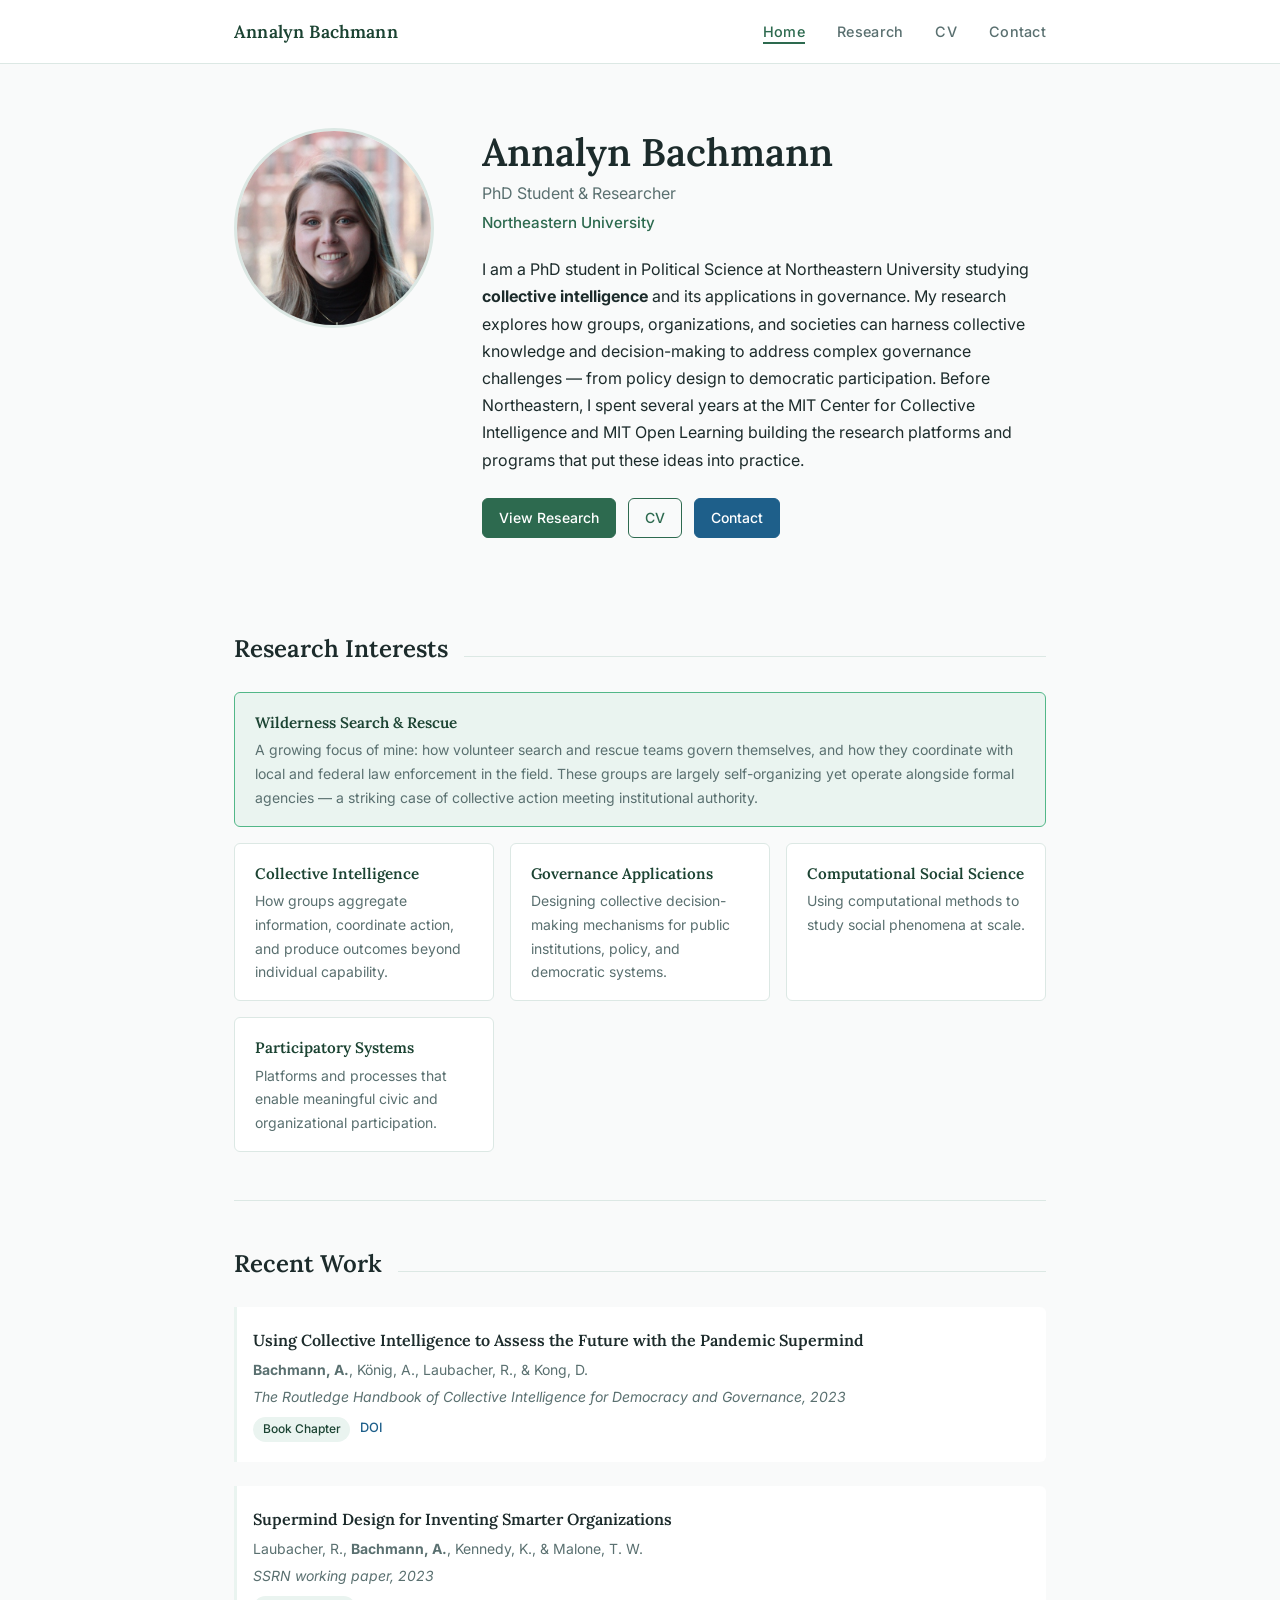
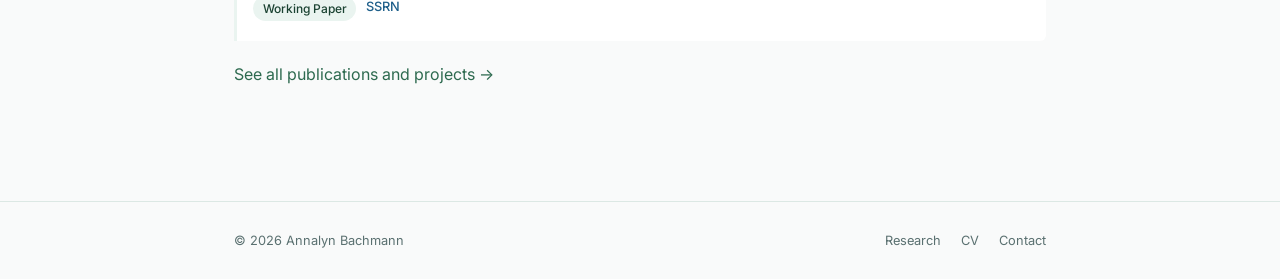
<file: index.html>
<!DOCTYPE html>
<html lang="en">
<head>
  <meta charset="UTF-8">
  <meta name="viewport" content="width=device-width, initial-scale=1.0">
  <title>Annalyn Bachmann — PhD Researcher</title>
  <meta name="description" content="PhD student at Northeastern University researching collective intelligence and governance applications.">
  <link rel="stylesheet" href="css/style.css">
</head>
<body>

  <!-- Navigation -->
  <nav>
    <div class="nav-inner">
      <a href="index.html" class="nav-brand">Annalyn Bachmann</a>
      <button class="nav-toggle" aria-label="Toggle navigation" aria-expanded="false">
        <span></span><span></span><span></span>
      </button>
      <ul class="nav-links">
        <li><a href="index.html">Home</a></li>
        <li><a href="research.html">Research</a></li>
        <li><a href="resume.html">CV</a></li>
        <li><a href="contact.html">Contact</a></li>
      </ul>
    </div>
  </nav>

  <main>
    <!-- Hero / Bio -->
    <div class="container">
      <section class="hero">
        <div class="hero-grid">
          <div>
            <img
              src="assets/headshot.jpg"
              alt="Annalyn Bachmann"
              class="hero-photo"
              width="200"
              height="200"
            >
          </div>

          <div class="hero-content">
            <h1 class="hero-name">Annalyn Bachmann</h1>
            <p class="hero-title">PhD Student &amp; Researcher</p>
            <p class="hero-institution">Northeastern University</p>
            <p class="hero-bio">
              I am a PhD student in Political Science at Northeastern University studying
              <strong>collective intelligence</strong> and its applications in governance. My research
              explores how groups, organizations, and societies can harness collective knowledge and
              decision-making to address complex governance challenges — from policy design to
              democratic participation. Before Northeastern, I spent several years at the
              MIT Center for Collective Intelligence and MIT Open Learning building the research
              platforms and programs that put these ideas into practice.
            </p>
            <div class="hero-links">
              <a href="research.html" class="btn btn-primary">View Research</a>
              <a href="resume.html" class="btn btn-outline">CV</a>
              <a href="contact.html" class="btn btn-blue">Contact</a>
            </div>
          </div>
        </div>
      </section>

      <!-- Research Interests -->
      <section class="section">
        <div class="section-heading">
          <h2>Research Interests</h2>
        </div>
        <div class="interests-grid">
          <div class="interest-card interest-card-feature">
            <h4>Wilderness Search &amp; Rescue</h4>
            <p>
              A growing focus of mine: how volunteer search and rescue teams govern themselves,
              and how they coordinate with local and federal law enforcement in the field.
              These groups are largely self-organizing yet operate alongside formal agencies —
              a striking case of collective action meeting institutional authority.
            </p>
          </div>
          <div class="interest-card">
            <h4>Collective Intelligence</h4>
            <p>How groups aggregate information, coordinate action, and produce outcomes beyond individual capability.</p>
          </div>
          <div class="interest-card">
            <h4>Governance Applications</h4>
            <p>Designing collective decision-making mechanisms for public institutions, policy, and democratic systems.</p>
          </div>
          <div class="interest-card">
            <h4>Computational Social Science</h4>
            <p>Using computational methods to study social phenomena at scale.</p>
          </div>
          <div class="interest-card">
            <h4>Participatory Systems</h4>
            <p>Platforms and processes that enable meaningful civic and organizational participation.</p>
          </div>
        </div>
      </section>

      <!-- Recent Work -->
      <section class="section">
        <div class="section-heading">
          <h2>Recent Work</h2>
        </div>
        <div class="pub-list">
          <div class="pub-item">
            <p class="pub-title">Using Collective Intelligence to Assess the Future with the Pandemic Supermind</p>
            <p class="pub-authors"><strong>Bachmann, A.</strong>, König, A., Laubacher, R., &amp; Kong, D.</p>
            <p class="pub-venue">
              <em>The Routledge Handbook of Collective Intelligence for Democracy and Governance</em>, 2023
            </p>
            <div class="pub-links">
              <span class="tag tag-green">Book Chapter</span>
              <a href="https://doi.org/10.4324/9781003215929-46" class="pub-link">DOI</a>
            </div>
          </div>

          <div class="pub-item">
            <p class="pub-title">Supermind Design for Inventing Smarter Organizations</p>
            <p class="pub-authors">Laubacher, R., <strong>Bachmann, A.</strong>, Kennedy, K., &amp; Malone, T. W.</p>
            <p class="pub-venue">SSRN working paper, 2023</p>
            <div class="pub-links">
              <span class="tag tag-green">Working Paper</span>
              <a href="https://ssrn.com/abstract=4664645" class="pub-link">SSRN</a>
            </div>
          </div>
        </div>
        <p style="margin-top:1.25rem;">
          <a href="research.html">See all publications and projects &rarr;</a>
        </p>
      </section>
    </div>
  </main>

  <footer>
    <div class="footer-inner">
      <span>&copy; 2026 Annalyn Bachmann</span>
      <div class="footer-links">
        <a href="research.html">Research</a>
        <a href="resume.html">CV</a>
        <a href="contact.html">Contact</a>
      </div>
    </div>
  </footer>

  <script src="js/main.js"></script>
</body>
</html>
</file>
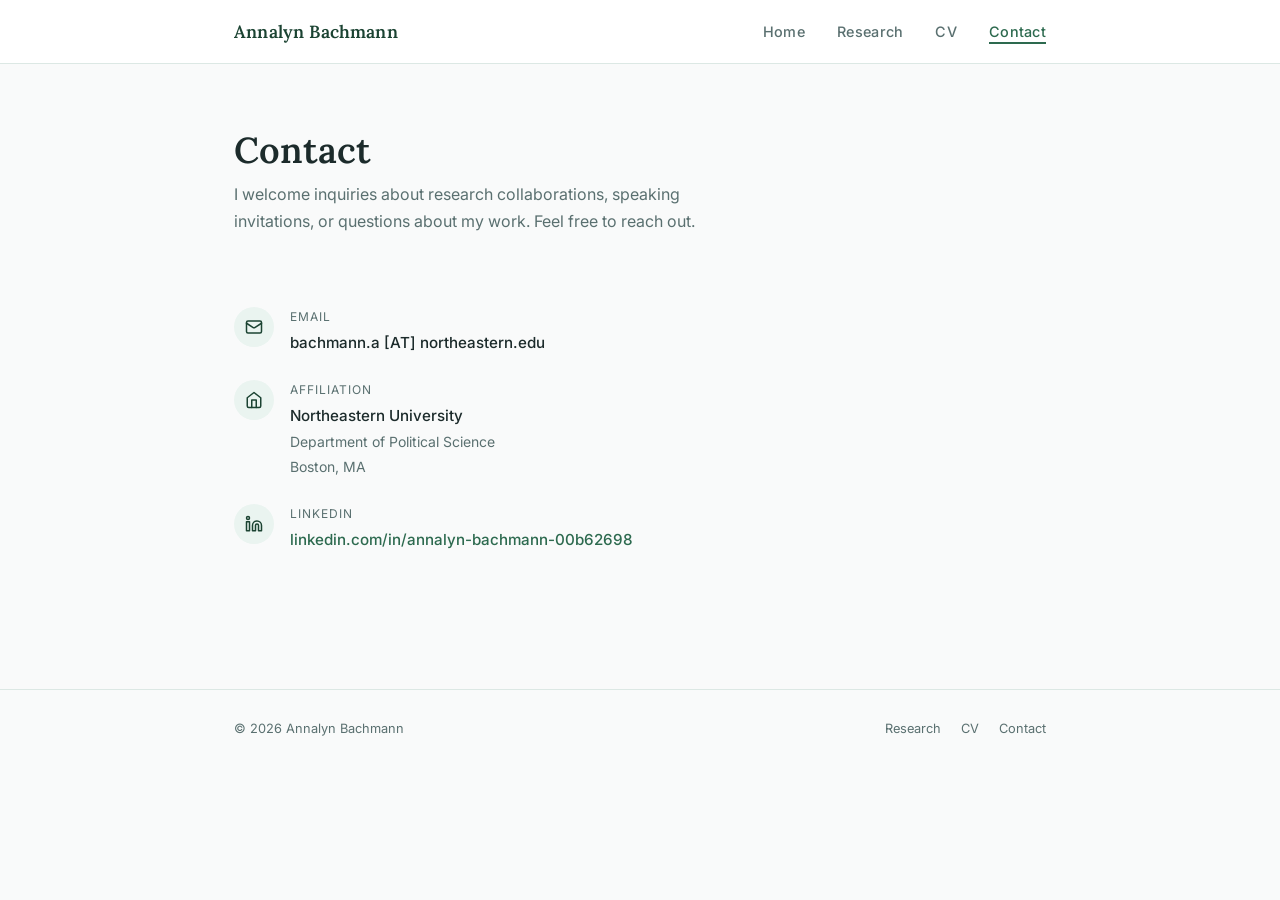
<file: contact.html>
<!DOCTYPE html>
<html lang="en">
<head>
  <meta charset="UTF-8">
  <meta name="viewport" content="width=device-width, initial-scale=1.0">
  <title>Contact — Annalyn Bachmann</title>
  <meta name="description" content="Get in touch with Annalyn Bachmann.">
  <link rel="stylesheet" href="css/style.css">
</head>
<body>

  <nav>
    <div class="nav-inner">
      <a href="index.html" class="nav-brand">Annalyn Bachmann</a>
      <button class="nav-toggle" aria-label="Toggle navigation" aria-expanded="false">
        <span></span><span></span><span></span>
      </button>
      <ul class="nav-links">
        <li><a href="index.html">Home</a></li>
        <li><a href="research.html">Research</a></li>
        <li><a href="resume.html">CV</a></li>
        <li><a href="contact.html">Contact</a></li>
      </ul>
    </div>
  </nav>

  <main>
    <div class="container">

      <section class="hero" style="padding-bottom: 1.5rem;">
        <h1>Contact</h1>
        <p style="color: var(--text-muted); margin-top: 0.5rem; max-width: 520px;">
          I welcome inquiries about research collaborations, speaking invitations,
          or questions about my work. Feel free to reach out.
        </p>
      </section>

      <section class="section">
        <div>

          <!-- Contact info -->
          <div>
            <div class="contact-item">
              <div class="contact-icon">
                <!-- Email icon (SVG) -->
                <svg width="18" height="18" viewBox="0 0 24 24" fill="none" stroke="currentColor" stroke-width="2" stroke-linecap="round" stroke-linejoin="round">
                  <rect x="2" y="4" width="20" height="16" rx="2"/>
                  <path d="m22 7-8.97 5.7a1.94 1.94 0 0 1-2.06 0L2 7"/>
                </svg>
              </div>
              <div>
                <p class="contact-label">Email</p>
                <!--
                  Deliberately plain text, not a mailto: link, and never written with a
                  literal "@" — visitors retype the address, scrapers get nothing.
                -->
                <p class="contact-value">bachmann.a [AT] northeastern.edu</p>
              </div>
            </div>

            <div class="contact-item">
              <div class="contact-icon">
                <!-- Building/institution icon -->
                <svg width="18" height="18" viewBox="0 0 24 24" fill="none" stroke="currentColor" stroke-width="2" stroke-linecap="round" stroke-linejoin="round">
                  <path d="M3 9l9-7 9 7v11a2 2 0 0 1-2 2H5a2 2 0 0 1-2-2z"/>
                  <polyline points="9,22 9,12 15,12 15,22"/>
                </svg>
              </div>
              <div>
                <p class="contact-label">Affiliation</p>
                <p class="contact-value">Northeastern University<br>
                  <span style="font-weight:400; font-size:0.875rem; color:var(--text-muted);">
                    Department of Political Science<br>
                    Boston, MA
                  </span>
                </p>
              </div>
            </div>

            <div class="contact-item">
              <!-- LinkedIn icon -->
              <div class="contact-icon">
                <svg width="18" height="18" viewBox="0 0 24 24" fill="none" stroke="currentColor" stroke-width="2" stroke-linecap="round" stroke-linejoin="round">
                  <path d="M16 8a6 6 0 0 1 6 6v7h-4v-7a2 2 0 0 0-2-2 2 2 0 0 0-2 2v7h-4v-7a6 6 0 0 1 6-6z"/>
                  <rect x="2" y="9" width="4" height="12"/>
                  <circle cx="4" cy="4" r="2"/>
                </svg>
              </div>
              <div>
                <p class="contact-label">LinkedIn</p>
                <p class="contact-value">
                  <a href="https://www.linkedin.com/in/annalyn-bachmann-00b62698/" target="_blank" rel="noopener">
                    linkedin.com/in/annalyn-bachmann-00b62698
                  </a>
                </p>
              </div>
            </div>

            <!-- Optional: Google Scholar, GitHub, Twitter/X -->
            <!--
            <div class="contact-item">
              <div class="contact-icon">
                <svg width="18" height="18" viewBox="0 0 24 24" fill="none" stroke="currentColor" stroke-width="2"><circle cx="12" cy="12" r="10"/><path d="M8.56 2.75c4.37 6.03 6.02 9.42 8.03 17.72m2.54-15.38c-3.72 4.35-8.94 5.66-16.88 5.85m19.5 1.9c-3.5-.93-6.63-.82-8.94 0-2.58.92-5.01 2.86-7.44 6.32"/></svg>
              </div>
              <div>
                <p class="contact-label">Google Scholar</p>
                <p class="contact-value">
                  <a href="https://scholar.google.com/citations?user=YOURID" target="_blank" rel="noopener">
                    Google Scholar profile
                  </a>
                </p>
              </div>
            </div>
            -->
          </div>

        </div>
      </section>

    </div>
  </main>

  <footer>
    <div class="footer-inner">
      <span>&copy; 2026 Annalyn Bachmann</span>
      <div class="footer-links">
        <a href="research.html">Research</a>
        <a href="resume.html">CV</a>
        <a href="contact.html">Contact</a>
      </div>
    </div>
  </footer>

  <script src="js/main.js"></script>
</body>
</html>
</file>
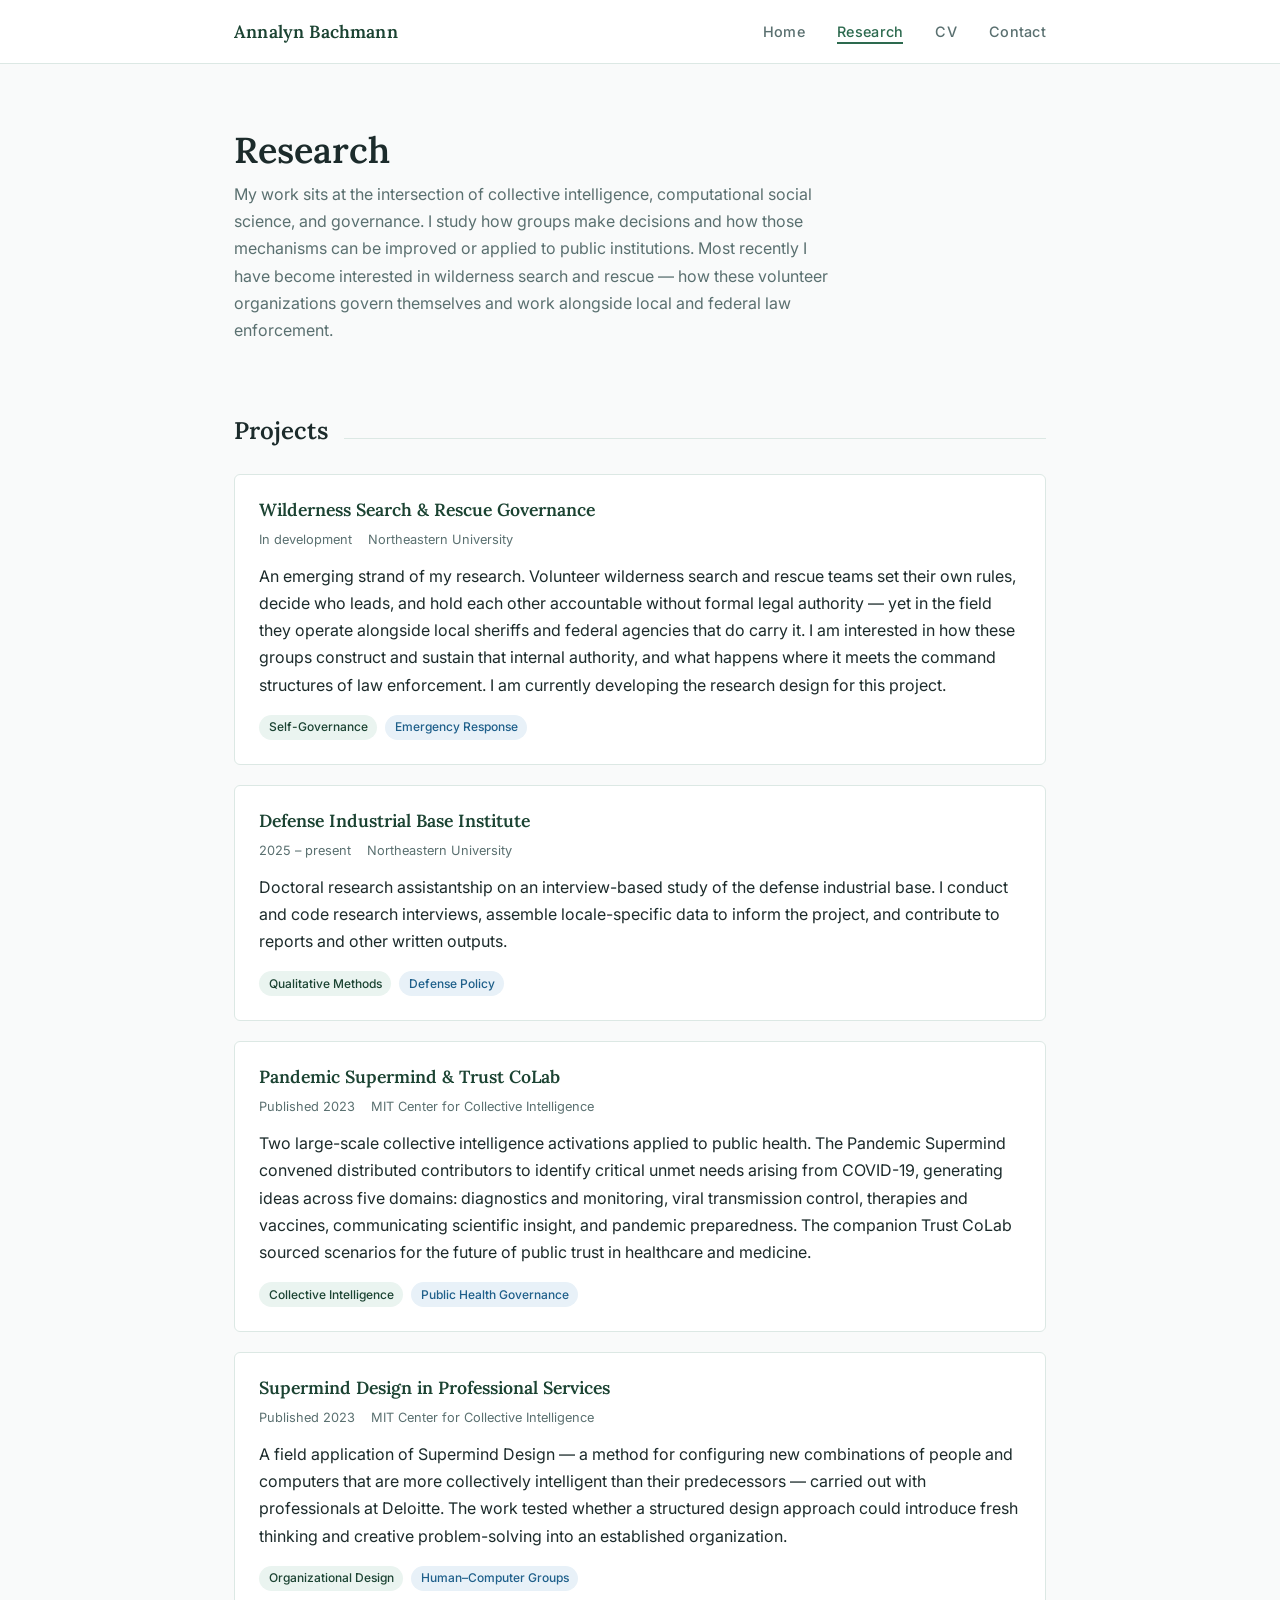
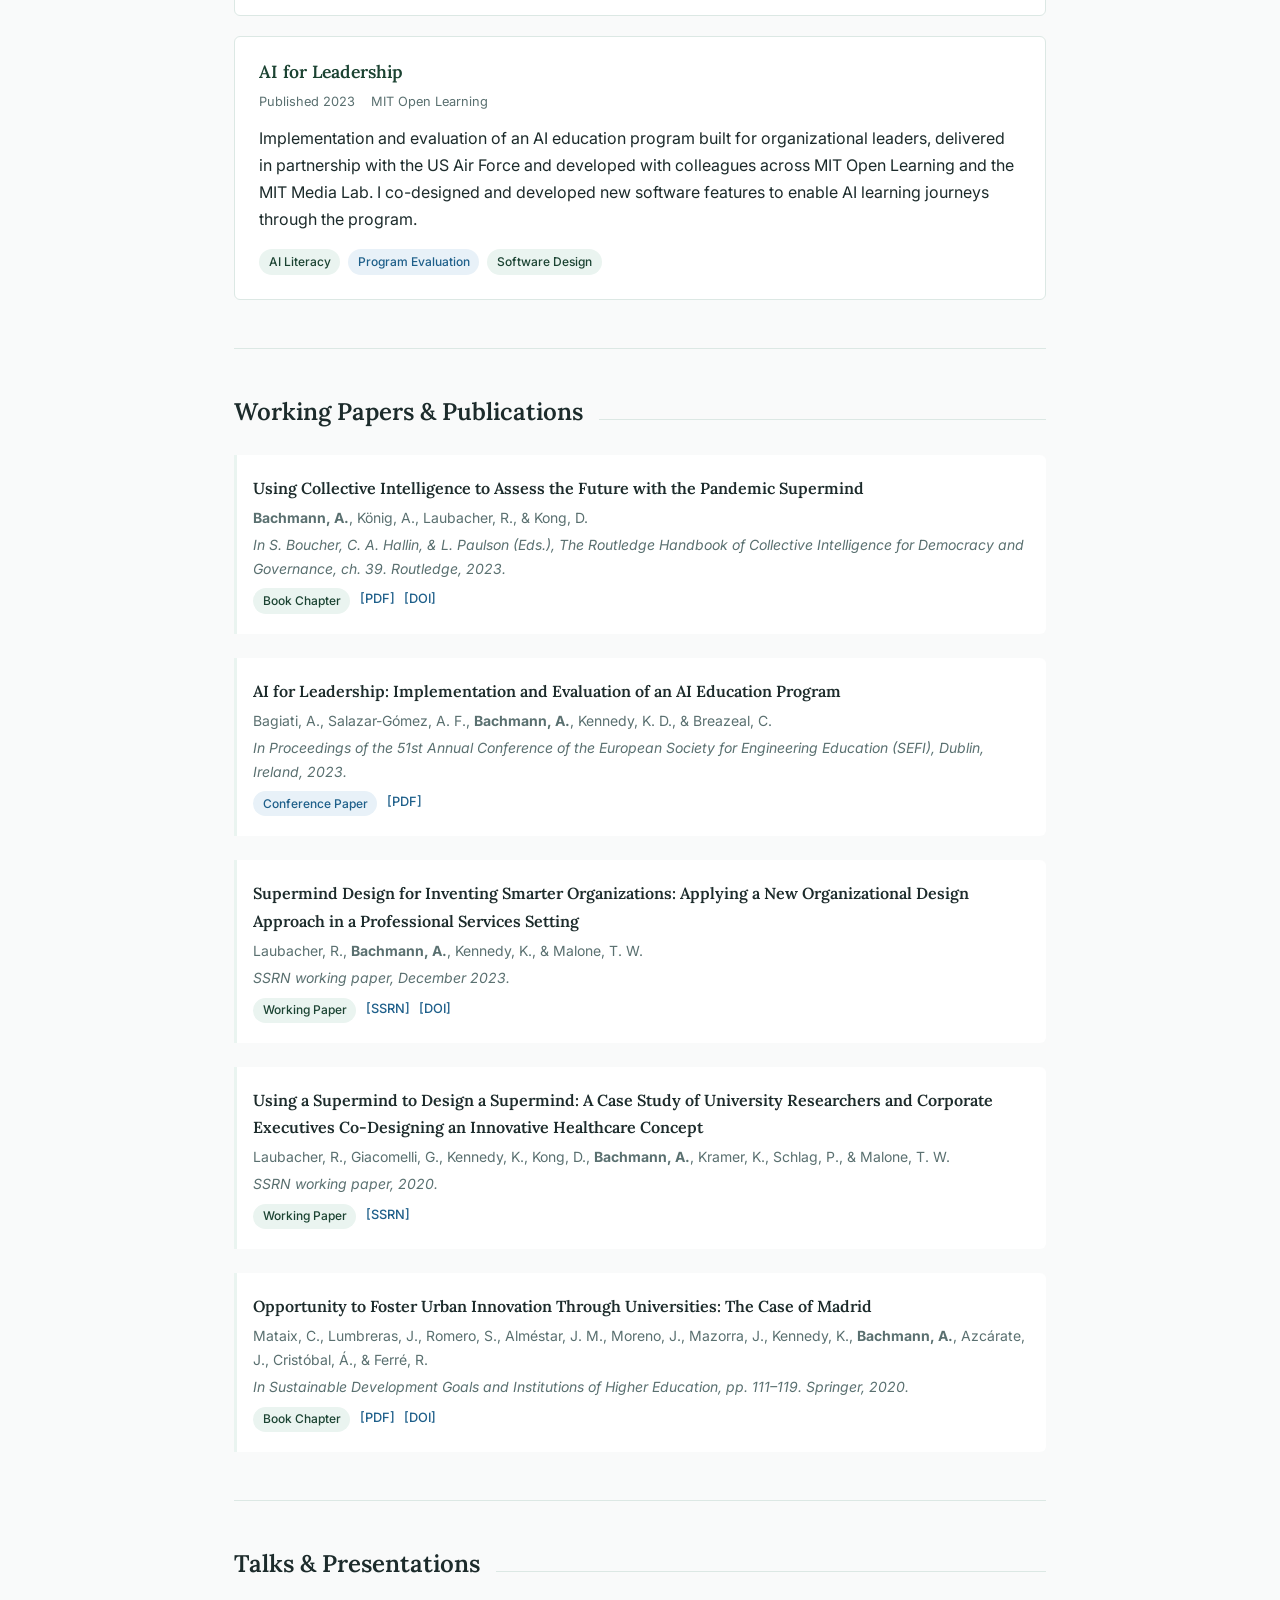
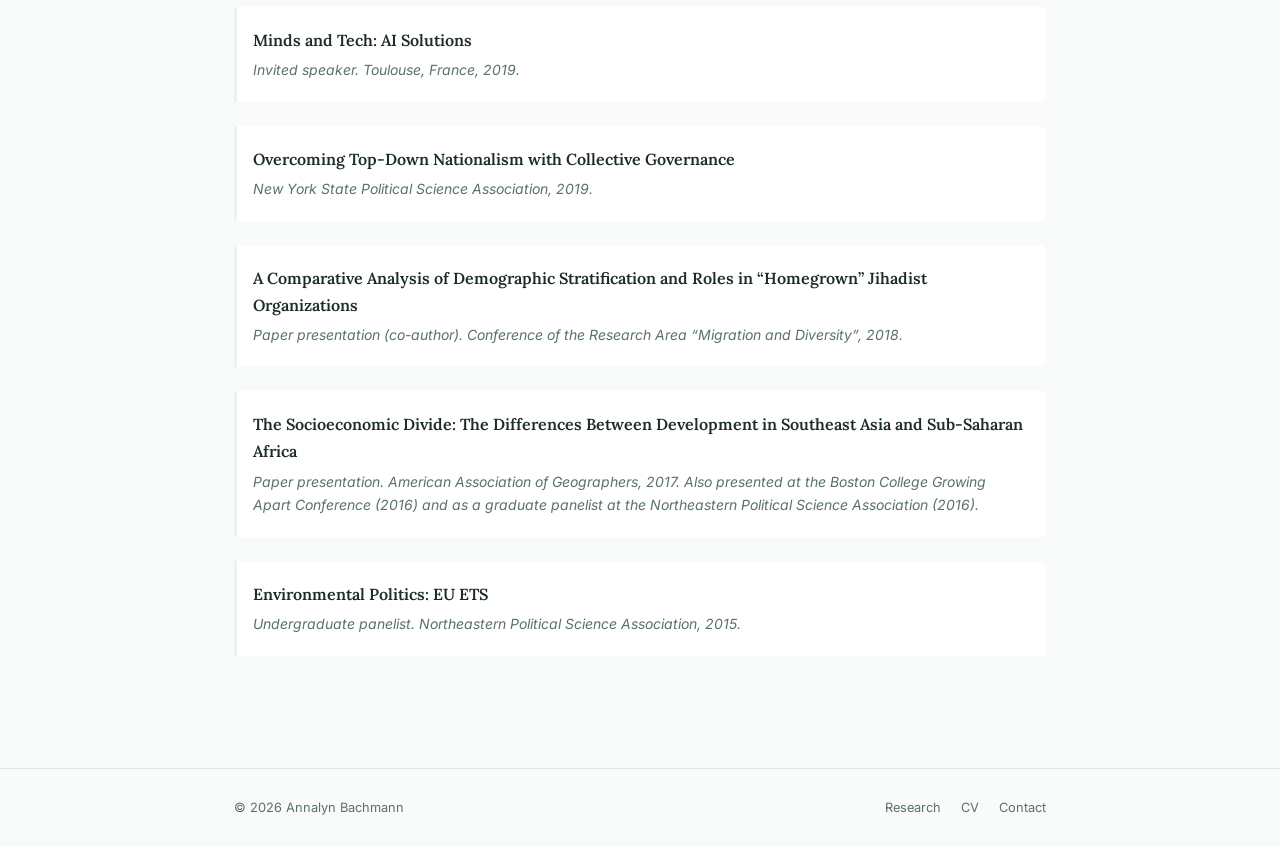
<file: research.html>
<!DOCTYPE html>
<html lang="en">
<head>
  <meta charset="UTF-8">
  <meta name="viewport" content="width=device-width, initial-scale=1.0">
  <title>Research — Annalyn Bachmann</title>
  <meta name="description" content="Research projects and publications by Annalyn Bachmann, PhD student at Northeastern University.">
  <link rel="stylesheet" href="css/style.css">
</head>
<body>

  <nav>
    <div class="nav-inner">
      <a href="index.html" class="nav-brand">Annalyn Bachmann</a>
      <button class="nav-toggle" aria-label="Toggle navigation" aria-expanded="false">
        <span></span><span></span><span></span>
      </button>
      <ul class="nav-links">
        <li><a href="index.html">Home</a></li>
        <li><a href="research.html">Research</a></li>
        <li><a href="resume.html">CV</a></li>
        <li><a href="contact.html">Contact</a></li>
      </ul>
    </div>
  </nav>

  <main>
    <div class="container">

      <!-- Page header -->
      <section class="hero" style="padding-bottom: 1.5rem;">
        <h1>Research</h1>
        <p style="color: var(--text-muted); margin-top: 0.5rem; max-width: 600px;">
          My work sits at the intersection of collective intelligence, computational social science,
          and governance. I study how groups make decisions and how those mechanisms can be
          improved or applied to public institutions. Most recently I have become interested in
          wilderness search and rescue — how these volunteer organizations govern themselves and
          work alongside local and federal law enforcement.
        </p>
      </section>

      <!-- Research Projects -->
      <section class="section">
        <div class="section-heading">
          <h2>Projects</h2>
        </div>
        <div class="project-list">

          <div class="project-item">
            <h3>Wilderness Search &amp; Rescue Governance</h3>
            <div class="project-meta">
              <span>In development</span>
              <span>Northeastern University</span>
            </div>
            <p>
              An emerging strand of my research. Volunteer wilderness search and rescue teams
              set their own rules, decide who leads, and hold each other accountable without
              formal legal authority — yet in the field they operate alongside local sheriffs
              and federal agencies that do carry it. I am interested in how these groups
              construct and sustain that internal authority, and what happens where it meets
              the command structures of law enforcement. I am currently developing the research
              design for this project.
            </p>
            <div style="margin-top:0.75rem; display:flex; gap:0.5rem; flex-wrap:wrap;">
              <span class="tag tag-green">Self-Governance</span>
              <span class="tag tag-blue">Emergency Response</span>
            </div>
          </div>

          <div class="project-item">
            <h3>Defense Industrial Base Institute</h3>
            <div class="project-meta">
              <span>2025 – present</span>
              <span>Northeastern University</span>
            </div>
            <p>
              Doctoral research assistantship on an interview-based study of the defense
              industrial base. I conduct and code research interviews, assemble locale-specific
              data to inform the project, and contribute to reports and other written outputs.
            </p>
            <div style="margin-top:0.75rem; display:flex; gap:0.5rem; flex-wrap:wrap;">
              <span class="tag tag-green">Qualitative Methods</span>
              <span class="tag tag-blue">Defense Policy</span>
            </div>
          </div>

          <div class="project-item">
            <h3>Pandemic Supermind &amp; Trust CoLab</h3>
            <div class="project-meta">
              <span>Published 2023</span>
              <span>MIT Center for Collective Intelligence</span>
            </div>
            <p>
              Two large-scale collective intelligence activations applied to public health.
              The Pandemic Supermind convened distributed contributors to identify critical
              unmet needs arising from COVID-19, generating ideas across five domains:
              diagnostics and monitoring, viral transmission control, therapies and vaccines,
              communicating scientific insight, and pandemic preparedness. The companion Trust
              CoLab sourced scenarios for the future of public trust in healthcare and medicine.
            </p>
            <div style="margin-top:0.75rem; display:flex; gap:0.5rem; flex-wrap:wrap;">
              <span class="tag tag-green">Collective Intelligence</span>
              <span class="tag tag-blue">Public Health Governance</span>
            </div>
          </div>

          <div class="project-item">
            <h3>Supermind Design in Professional Services</h3>
            <div class="project-meta">
              <span>Published 2023</span>
              <span>MIT Center for Collective Intelligence</span>
            </div>
            <p>
              A field application of Supermind Design — a method for configuring new
              combinations of people and computers that are more collectively intelligent than
              their predecessors — carried out with professionals at Deloitte. The work tested
              whether a structured design approach could introduce fresh thinking and creative
              problem-solving into an established organization.
            </p>
            <div style="margin-top:0.75rem; display:flex; gap:0.5rem; flex-wrap:wrap;">
              <span class="tag tag-green">Organizational Design</span>
              <span class="tag tag-blue">Human–Computer Groups</span>
            </div>
          </div>

          <div class="project-item">
            <h3>AI for Leadership</h3>
            <div class="project-meta">
              <span>Published 2023</span>
              <span>MIT Open Learning</span>
            </div>
            <p>
              Implementation and evaluation of an AI education program built for organizational
              leaders, delivered in partnership with the US Air Force and developed with colleagues
              across MIT Open Learning and the MIT Media Lab. I co-designed and developed new
              software features to enable AI learning journeys through the program.
            </p>
            <div style="margin-top:0.75rem; display:flex; gap:0.5rem; flex-wrap:wrap;">
              <span class="tag tag-green">AI Literacy</span>
              <span class="tag tag-blue">Program Evaluation</span>
              <span class="tag tag-green">Software Design</span>
            </div>
          </div>

        </div>
      </section>

      <!-- Publications -->
      <section class="section">
        <div class="section-heading">
          <h2>Working Papers &amp; Publications</h2>
        </div>
        <div class="pub-list">

          <div class="pub-item">
            <p class="pub-title">Using Collective Intelligence to Assess the Future with the Pandemic Supermind</p>
            <p class="pub-authors"><strong>Bachmann, A.</strong>, König, A., Laubacher, R., &amp; Kong, D.</p>
            <p class="pub-venue">
              In S. Boucher, C. A. Hallin, &amp; L. Paulson (Eds.),
              <em>The Routledge Handbook of Collective Intelligence for Democracy and Governance</em>,
              ch. 39. Routledge, 2023.
            </p>
            <div class="pub-links">
              <span class="tag tag-green">Book Chapter</span>
              <a href="https://epub.ub.uni-muenchen.de/121692/1/Using_collective_intelligence_to_assess_the_future_with_the_Pandemic_Supermind_24_10_02_13_44_24_1_.pdf" class="pub-link">[PDF]</a>
              <a href="https://doi.org/10.4324/9781003215929-46" class="pub-link">[DOI]</a>
            </div>
          </div>

          <div class="pub-item">
            <p class="pub-title">AI for Leadership: Implementation and Evaluation of an AI Education Program</p>
            <p class="pub-authors">Bagiati, A., Salazar-Gómez, A. F., <strong>Bachmann, A.</strong>, Kennedy, K. D., &amp; Breazeal, C.</p>
            <p class="pub-venue">
              In <em>Proceedings of the 51st Annual Conference of the European Society for
              Engineering Education (SEFI)</em>, Dublin, Ireland, 2023.
            </p>
            <div class="pub-links">
              <span class="tag tag-blue">Conference Paper</span>
              <a href="https://arrow.tudublin.ie/cgi/viewcontent.cgi?article=1024&amp;context=sefi2023_respap" class="pub-link">[PDF]</a>
            </div>
          </div>

          <div class="pub-item">
            <p class="pub-title">Supermind Design for Inventing Smarter Organizations: Applying a New Organizational Design Approach in a Professional Services Setting</p>
            <p class="pub-authors">Laubacher, R., <strong>Bachmann, A.</strong>, Kennedy, K., &amp; Malone, T. W.</p>
            <p class="pub-venue">SSRN working paper, December 2023.</p>
            <div class="pub-links">
              <span class="tag tag-green">Working Paper</span>
              <a href="https://ssrn.com/abstract=4664645" class="pub-link">[SSRN]</a>
              <a href="https://doi.org/10.2139/ssrn.4664645" class="pub-link">[DOI]</a>
            </div>
          </div>

          <div class="pub-item">
            <p class="pub-title">Using a Supermind to Design a Supermind: A Case Study of University Researchers and Corporate Executives Co-Designing an Innovative Healthcare Concept</p>
            <p class="pub-authors">Laubacher, R., Giacomelli, G., Kennedy, K., Kong, D., <strong>Bachmann, A.</strong>, Kramer, K., Schlag, P., &amp; Malone, T. W.</p>
            <p class="pub-venue">SSRN working paper, 2020.</p>
            <div class="pub-links">
              <span class="tag tag-green">Working Paper</span>
              <a href="https://papers.ssrn.com/sol3/papers.cfm?abstract_id=3601059" class="pub-link">[SSRN]</a>
            </div>
          </div>

          <div class="pub-item">
            <p class="pub-title">Opportunity to Foster Urban Innovation Through Universities: The Case of Madrid</p>
            <p class="pub-authors">
              Mataix, C., Lumbreras, J., Romero, S., Alméstar, J. M., Moreno, J., Mazorra, J.,
              Kennedy, K., <strong>Bachmann, A.</strong>, Azcárate, J., Cristóbal, Á., &amp; Ferré, R.
            </p>
            <p class="pub-venue">
              In <em>Sustainable Development Goals and Institutions of Higher Education</em>,
              pp. 111–119. Springer, 2020.
            </p>
            <div class="pub-links">
              <span class="tag tag-green">Book Chapter</span>
              <a href="https://oa.upm.es/78802/" class="pub-link">[PDF]</a>
              <a href="https://doi.org/10.1007/978-3-030-26157-3_9" class="pub-link">[DOI]</a>
            </div>
          </div>

        </div>
      </section>

      <!-- Talks & Presentations -->
      <section class="section">
        <div class="section-heading">
          <h2>Talks &amp; Presentations</h2>
        </div>
        <div class="pub-list">

          <div class="pub-item">
            <p class="pub-title">Minds and Tech: AI Solutions</p>
            <p class="pub-venue">Invited speaker. Toulouse, France, 2019.</p>
          </div>

          <div class="pub-item">
            <p class="pub-title">Overcoming Top-Down Nationalism with Collective Governance</p>
            <p class="pub-venue"><em>New York State Political Science Association</em>, 2019.</p>
          </div>

          <div class="pub-item">
            <p class="pub-title">A Comparative Analysis of Demographic Stratification and Roles in “Homegrown” Jihadist Organizations</p>
            <p class="pub-venue">
              Paper presentation (co-author).
              <em>Conference of the Research Area “Migration and Diversity”</em>, 2018.
            </p>
          </div>

          <div class="pub-item">
            <p class="pub-title">The Socioeconomic Divide: The Differences Between Development in Southeast Asia and Sub-Saharan Africa</p>
            <p class="pub-venue">
              Paper presentation. <em>American Association of Geographers</em>, 2017.
              Also presented at the <em>Boston College Growing Apart Conference</em> (2016) and as a
              graduate panelist at the <em>Northeastern Political Science Association</em> (2016).
            </p>
          </div>

          <div class="pub-item">
            <p class="pub-title">Environmental Politics: EU ETS</p>
            <p class="pub-venue">Undergraduate panelist. <em>Northeastern Political Science Association</em>, 2015.</p>
          </div>

        </div>
      </section>

    </div>
  </main>

  <footer>
    <div class="footer-inner">
      <span>&copy; 2026 Annalyn Bachmann</span>
      <div class="footer-links">
        <a href="research.html">Research</a>
        <a href="resume.html">CV</a>
        <a href="contact.html">Contact</a>
      </div>
    </div>
  </footer>

  <script src="js/main.js"></script>
</body>
</html>
</file>
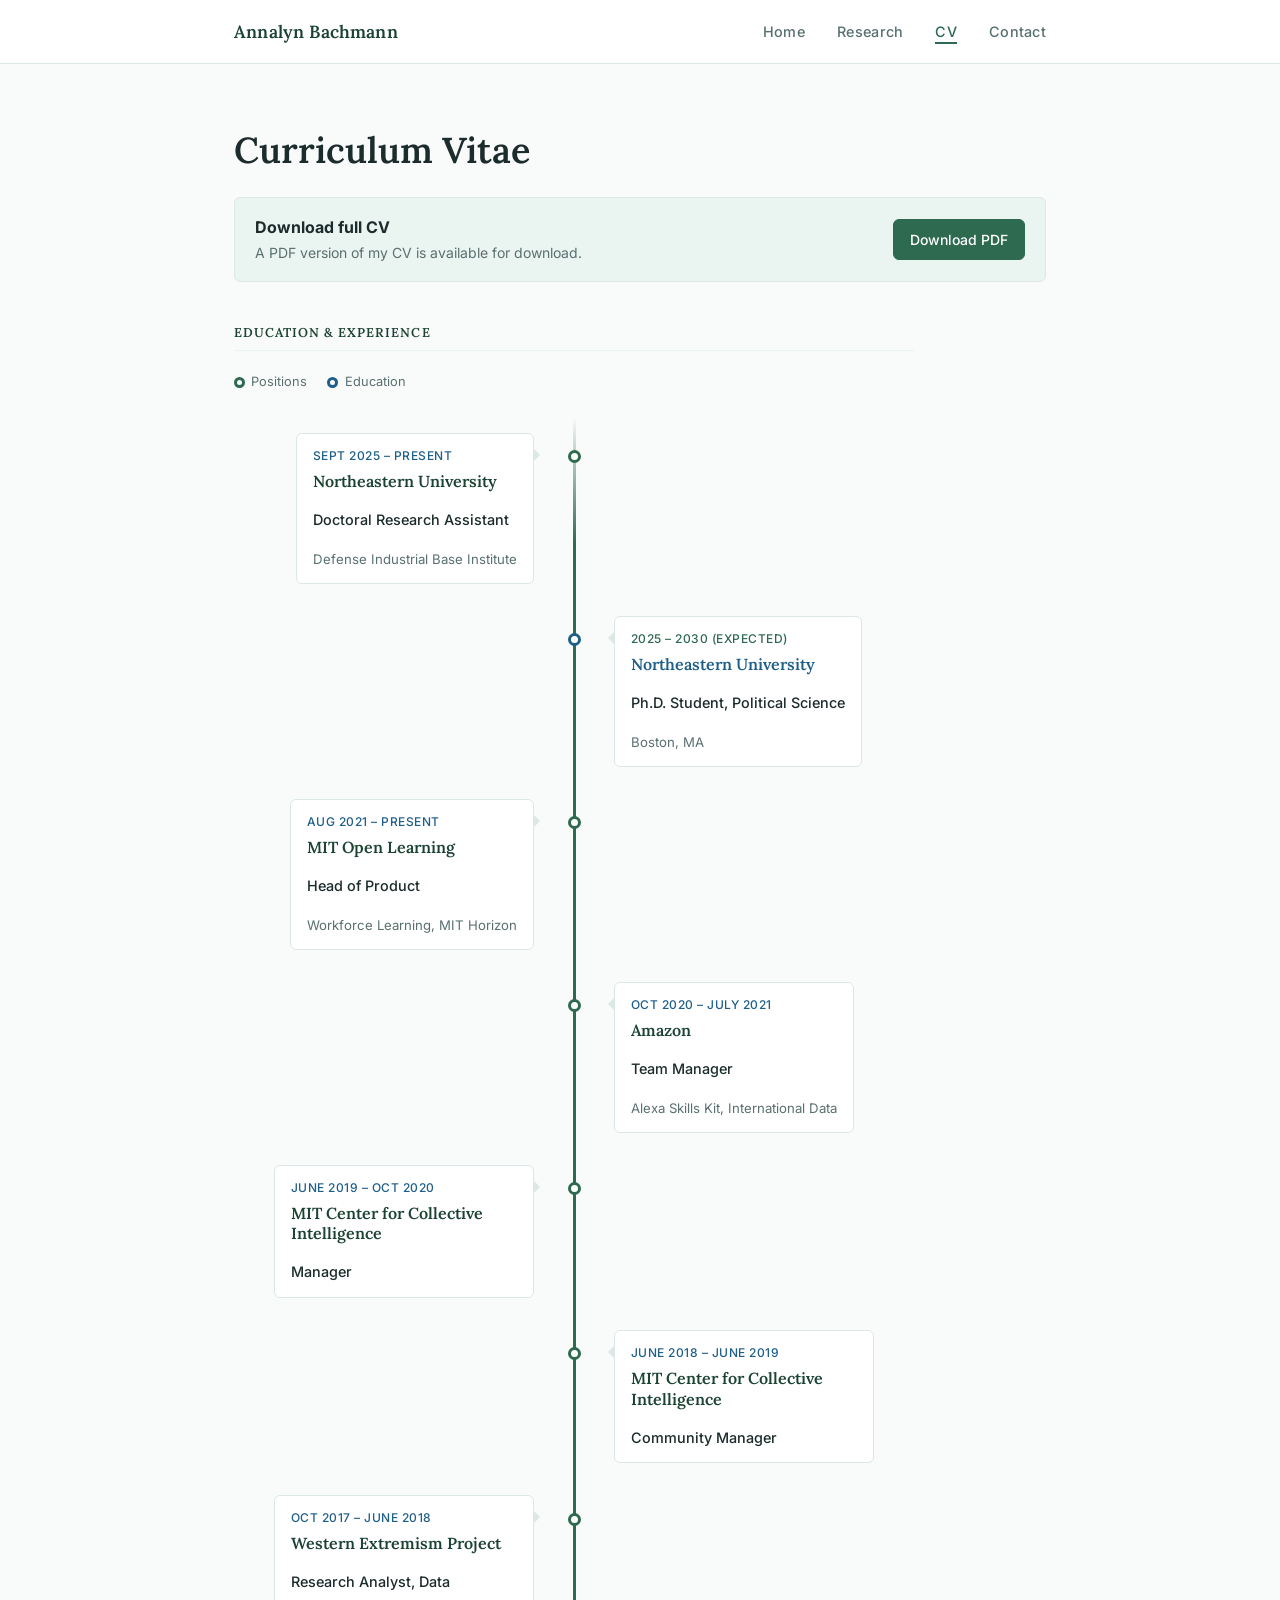
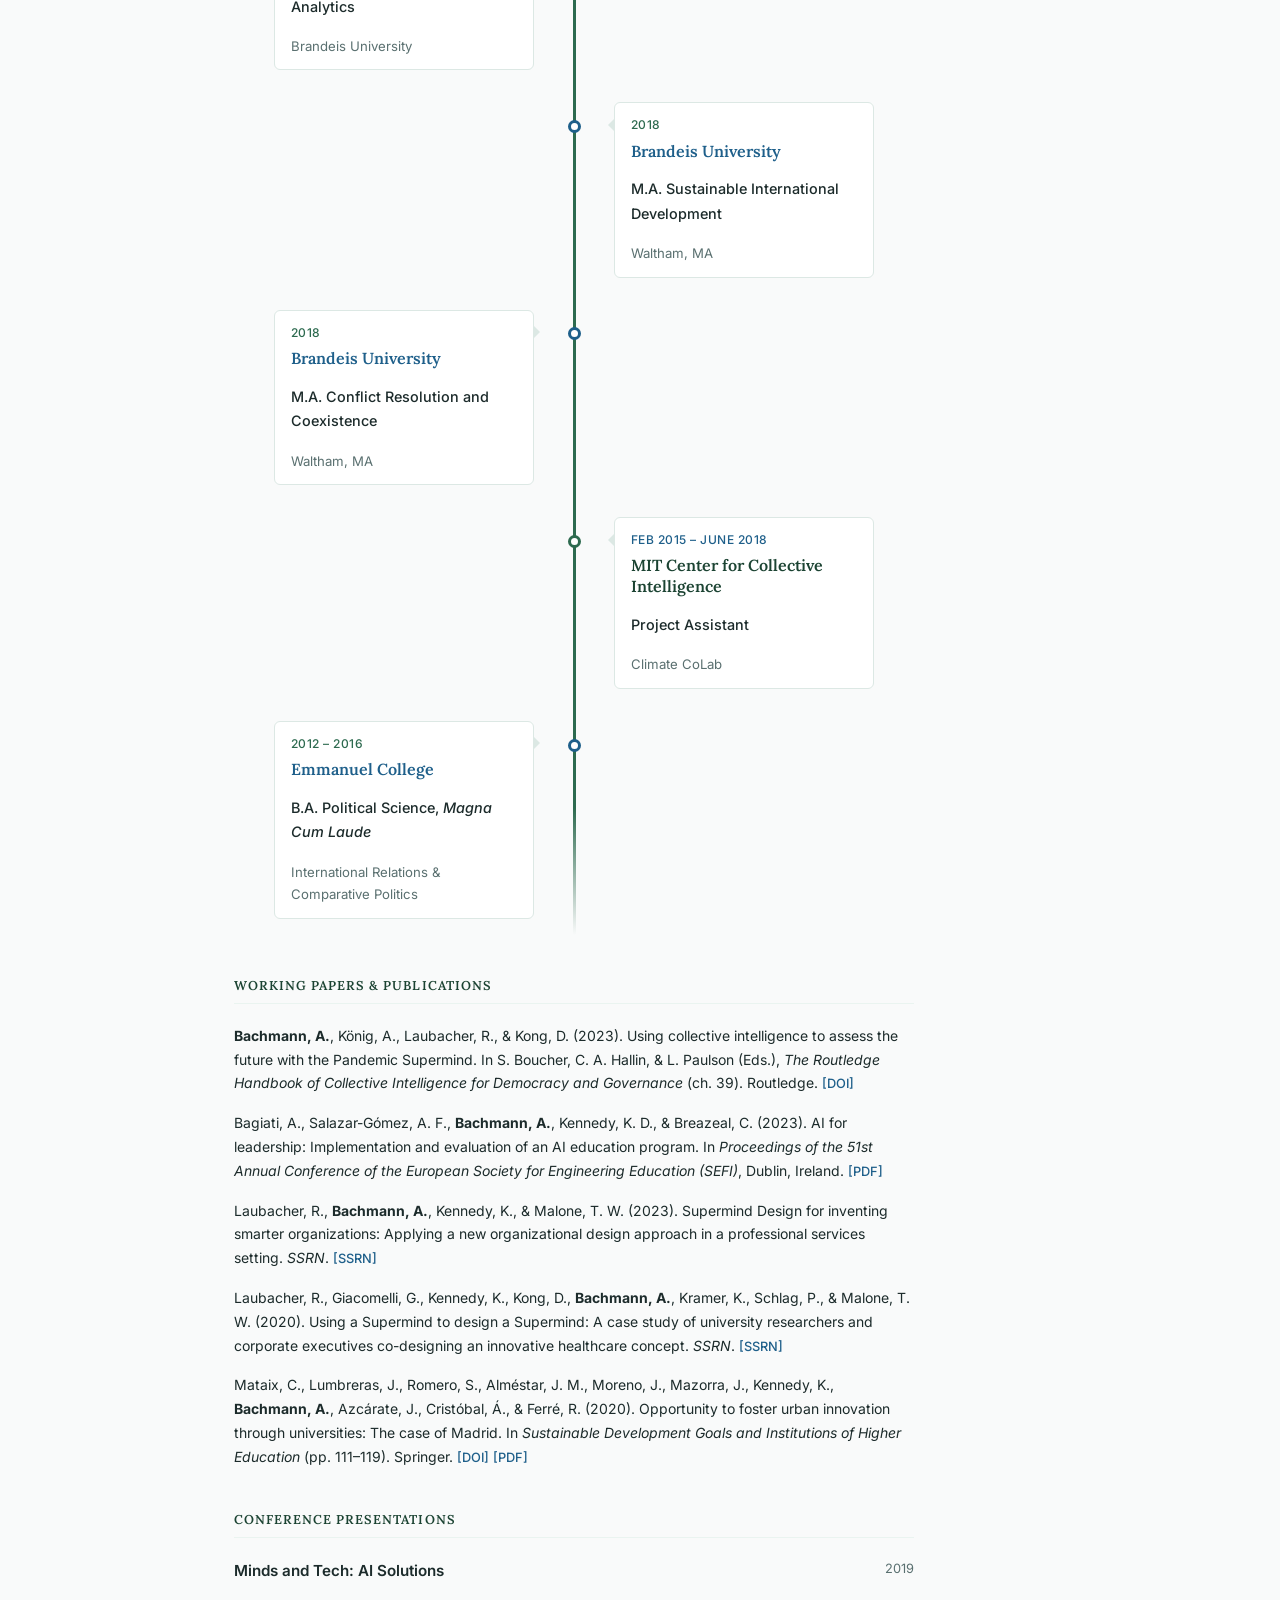
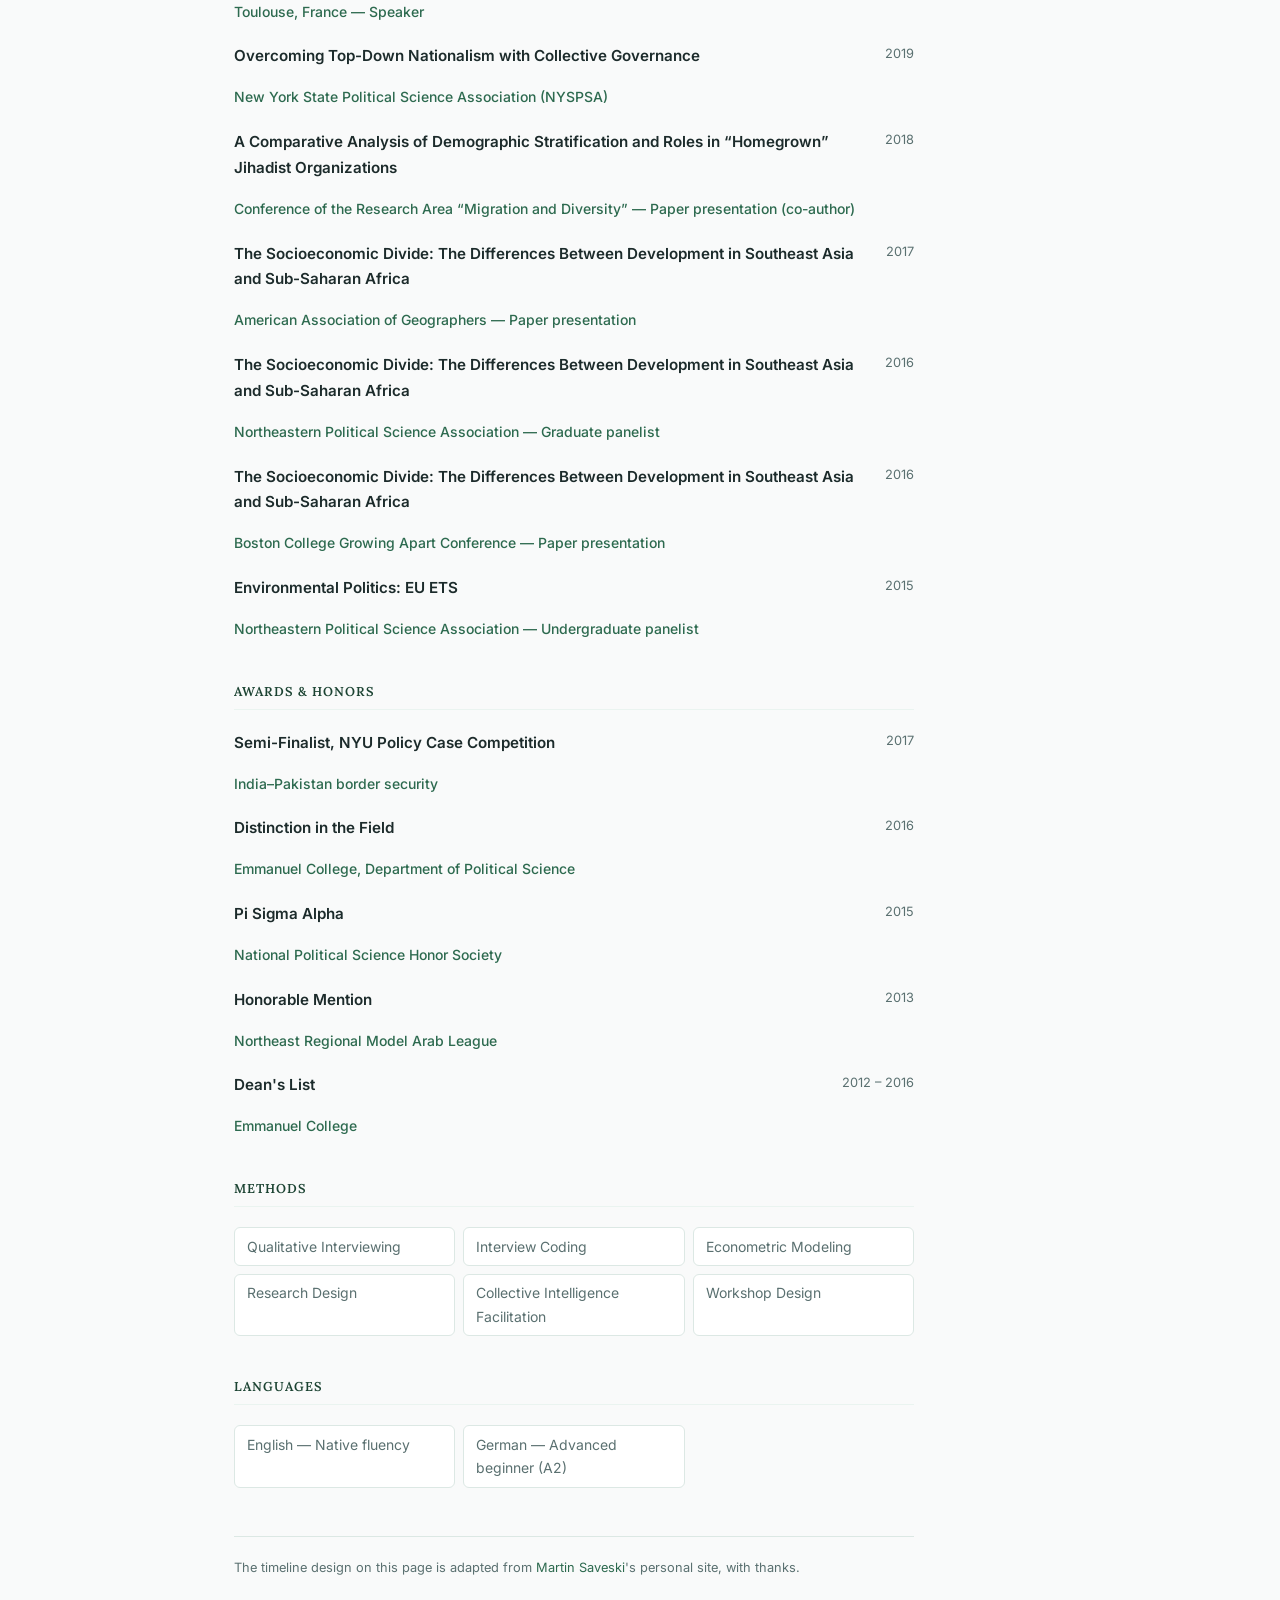
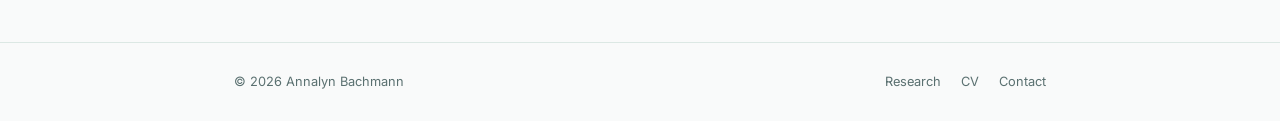
<file: resume.html>
<!DOCTYPE html>
<html lang="en">
<head>
  <meta charset="UTF-8">
  <meta name="viewport" content="width=device-width, initial-scale=1.0">
  <title>CV — Annalyn Bachmann</title>
  <meta name="description" content="Curriculum vitae of Annalyn Bachmann, PhD student at Northeastern University.">
  <link rel="stylesheet" href="css/style.css">
</head>
<body>

  <nav>
    <div class="nav-inner">
      <a href="index.html" class="nav-brand">Annalyn Bachmann</a>
      <button class="nav-toggle" aria-label="Toggle navigation" aria-expanded="false">
        <span></span><span></span><span></span>
      </button>
      <ul class="nav-links">
        <li><a href="index.html">Home</a></li>
        <li><a href="research.html">Research</a></li>
        <li><a href="resume.html">CV</a></li>
        <li><a href="contact.html">Contact</a></li>
      </ul>
    </div>
  </nav>

  <main>
    <div class="container">

      <section class="hero" style="padding-bottom: 1.5rem;">
        <h1>Curriculum Vitae</h1>
      </section>

      <!-- PDF download banner -->
      <div class="cv-download">
        <div style="flex:1;">
          <strong>Download full CV</strong>
          <p>A PDF version of my CV is available for download.</p>
        </div>
        <a href="assets/bachmann_cv.pdf" class="btn btn-primary" target="_blank" rel="noopener">Download PDF</a>
      </div>

      <div style="max-width: 680px;">

        <!-- Education & Experience timeline -->
        <div class="cv-section">
          <p class="cv-section-title">Education &amp; Experience</p>

          <div class="timeline-legend">
            <span>Positions</span>
            <span class="legend-edu">Education</span>
          </div>

          <ul class="timeline">

            <li class="timeline-item tl-left">
              <div class="timeline-card">
                <span class="timeline-date">Sept 2025 – present</span>
                <p class="timeline-org">Northeastern University</p>
                <p class="timeline-role">Doctoral Research Assistant</p>
                <p class="timeline-detail">Defense Industrial Base Institute</p>
              </div>
            </li>

            <li class="timeline-item tl-right tl-edu">
              <div class="timeline-card">
                <span class="timeline-date">2025 – 2030 (expected)</span>
                <p class="timeline-org">Northeastern University</p>
                <p class="timeline-role">Ph.D. Student, Political Science</p>
                <p class="timeline-detail">Boston, MA</p>
              </div>
            </li>

            <li class="timeline-item tl-left">
              <div class="timeline-card">
                <span class="timeline-date">Aug 2021 – present</span>
                <p class="timeline-org">MIT Open Learning</p>
                <p class="timeline-role">Head of Product</p>
                <p class="timeline-detail">Workforce Learning, MIT Horizon</p>
              </div>
            </li>

            <li class="timeline-item tl-right">
              <div class="timeline-card">
                <span class="timeline-date">Oct 2020 – July 2021</span>
                <p class="timeline-org">Amazon</p>
                <p class="timeline-role">Team Manager</p>
                <p class="timeline-detail">Alexa Skills Kit, International Data</p>
              </div>
            </li>

            <li class="timeline-item tl-left">
              <div class="timeline-card">
                <span class="timeline-date">June 2019 – Oct 2020</span>
                <p class="timeline-org">MIT Center for Collective Intelligence</p>
                <p class="timeline-role">Manager</p>
              </div>
            </li>

            <li class="timeline-item tl-right">
              <div class="timeline-card">
                <span class="timeline-date">June 2018 – June 2019</span>
                <p class="timeline-org">MIT Center for Collective Intelligence</p>
                <p class="timeline-role">Community Manager</p>
              </div>
            </li>

            <li class="timeline-item tl-left">
              <div class="timeline-card">
                <span class="timeline-date">Oct 2017 – June 2018</span>
                <p class="timeline-org">Western Extremism Project</p>
                <p class="timeline-role">Research Analyst, Data Analytics</p>
                <p class="timeline-detail">Brandeis University</p>
              </div>
            </li>

            <li class="timeline-item tl-right tl-edu">
              <div class="timeline-card">
                <span class="timeline-date">2018</span>
                <p class="timeline-org">Brandeis University</p>
                <p class="timeline-role">M.A. Sustainable International Development</p>
                <p class="timeline-detail">Waltham, MA</p>
              </div>
            </li>

            <li class="timeline-item tl-left tl-edu">
              <div class="timeline-card">
                <span class="timeline-date">2018</span>
                <p class="timeline-org">Brandeis University</p>
                <p class="timeline-role">M.A. Conflict Resolution and Coexistence</p>
                <p class="timeline-detail">Waltham, MA</p>
              </div>
            </li>

            <li class="timeline-item tl-right">
              <div class="timeline-card">
                <span class="timeline-date">Feb 2015 – June 2018</span>
                <p class="timeline-org">MIT Center for Collective Intelligence</p>
                <p class="timeline-role">Project Assistant</p>
                <p class="timeline-detail">Climate CoLab</p>
              </div>
            </li>

            <li class="timeline-item tl-left tl-edu">
              <div class="timeline-card">
                <span class="timeline-date">2012 – 2016</span>
                <p class="timeline-org">Emmanuel College</p>
                <p class="timeline-role">B.A. Political Science, <em>Magna Cum Laude</em></p>
                <p class="timeline-detail">International Relations &amp; Comparative Politics</p>
              </div>
            </li>

          </ul>
        </div>

        <!-- Publications -->
        <div class="cv-section">
          <p class="cv-section-title">Working Papers &amp; Publications</p>

          <div style="margin-bottom: 1rem;">
            <p style="font-size:0.875rem;"><strong>Bachmann, A.</strong>, König, A., Laubacher, R., &amp; Kong, D. (2023).
            Using collective intelligence to assess the future with the Pandemic Supermind.
            In S. Boucher, C. A. Hallin, &amp; L. Paulson (Eds.),
            <em>The Routledge Handbook of Collective Intelligence for Democracy and Governance</em> (ch. 39). Routledge.
            <a href="https://doi.org/10.4324/9781003215929-46" class="pub-link">[DOI]</a></p>
          </div>

          <div style="margin-bottom: 1rem;">
            <p style="font-size:0.875rem;">Bagiati, A., Salazar-Gómez, A. F., <strong>Bachmann, A.</strong>, Kennedy, K. D., &amp; Breazeal, C. (2023).
            AI for leadership: Implementation and evaluation of an AI education program.
            In <em>Proceedings of the 51st Annual Conference of the European Society for Engineering Education (SEFI)</em>, Dublin, Ireland.
            <a href="https://arrow.tudublin.ie/cgi/viewcontent.cgi?article=1024&amp;context=sefi2023_respap" class="pub-link">[PDF]</a></p>
          </div>

          <div style="margin-bottom: 1rem;">
            <p style="font-size:0.875rem;">Laubacher, R., <strong>Bachmann, A.</strong>, Kennedy, K., &amp; Malone, T. W. (2023).
            Supermind Design for inventing smarter organizations: Applying a new organizational design approach
            in a professional services setting. <em>SSRN</em>.
            <a href="https://ssrn.com/abstract=4664645" class="pub-link">[SSRN]</a></p>
          </div>

          <div style="margin-bottom: 1rem;">
            <p style="font-size:0.875rem;">Laubacher, R., Giacomelli, G., Kennedy, K., Kong, D., <strong>Bachmann, A.</strong>,
            Kramer, K., Schlag, P., &amp; Malone, T. W. (2020).
            Using a Supermind to design a Supermind: A case study of university researchers and corporate
            executives co-designing an innovative healthcare concept. <em>SSRN</em>.
            <a href="https://papers.ssrn.com/sol3/papers.cfm?abstract_id=3601059" class="pub-link">[SSRN]</a></p>
          </div>

          <div style="margin-bottom: 1rem;">
            <p style="font-size:0.875rem;">Mataix, C., Lumbreras, J., Romero, S., Alméstar, J. M., Moreno, J.,
            Mazorra, J., Kennedy, K., <strong>Bachmann, A.</strong>, Azcárate, J., Cristóbal, Á., &amp; Ferré, R. (2020).
            Opportunity to foster urban innovation through universities: The case of Madrid.
            In <em>Sustainable Development Goals and Institutions of Higher Education</em> (pp. 111–119). Springer.
            <a href="https://doi.org/10.1007/978-3-030-26157-3_9" class="pub-link">[DOI]</a>
            <a href="https://oa.upm.es/78802/" class="pub-link">[PDF]</a></p>
          </div>

        </div>

        <!-- Conference Presentations -->
        <div class="cv-section">
          <p class="cv-section-title">Conference Presentations</p>

          <div class="cv-entry">
            <div>
              <p class="cv-entry-title">Minds and Tech: AI Solutions</p>
              <p class="cv-entry-org">Toulouse, France — Speaker</p>
            </div>
            <p class="cv-entry-date">2019</p>
          </div>

          <div class="cv-entry">
            <div>
              <p class="cv-entry-title">Overcoming Top-Down Nationalism with Collective Governance</p>
              <p class="cv-entry-org">New York State Political Science Association (NYSPSA)</p>
            </div>
            <p class="cv-entry-date">2019</p>
          </div>

          <div class="cv-entry">
            <div>
              <p class="cv-entry-title">A Comparative Analysis of Demographic Stratification and Roles in “Homegrown” Jihadist Organizations</p>
              <p class="cv-entry-org">Conference of the Research Area “Migration and Diversity” — Paper presentation (co-author)</p>
            </div>
            <p class="cv-entry-date">2018</p>
          </div>

          <div class="cv-entry">
            <div>
              <p class="cv-entry-title">The Socioeconomic Divide: The Differences Between Development in Southeast Asia and Sub-Saharan Africa</p>
              <p class="cv-entry-org">American Association of Geographers — Paper presentation</p>
            </div>
            <p class="cv-entry-date">2017</p>
          </div>

          <div class="cv-entry">
            <div>
              <p class="cv-entry-title">The Socioeconomic Divide: The Differences Between Development in Southeast Asia and Sub-Saharan Africa</p>
              <p class="cv-entry-org">Northeastern Political Science Association — Graduate panelist</p>
            </div>
            <p class="cv-entry-date">2016</p>
          </div>

          <div class="cv-entry">
            <div>
              <p class="cv-entry-title">The Socioeconomic Divide: The Differences Between Development in Southeast Asia and Sub-Saharan Africa</p>
              <p class="cv-entry-org">Boston College Growing Apart Conference — Paper presentation</p>
            </div>
            <p class="cv-entry-date">2016</p>
          </div>

          <div class="cv-entry">
            <div>
              <p class="cv-entry-title">Environmental Politics: EU ETS</p>
              <p class="cv-entry-org">Northeastern Political Science Association — Undergraduate panelist</p>
            </div>
            <p class="cv-entry-date">2015</p>
          </div>

        </div>

        <!-- Awards & Honors -->
        <div class="cv-section">
          <p class="cv-section-title">Awards &amp; Honors</p>

          <div class="cv-entry">
            <div>
              <p class="cv-entry-title">Semi-Finalist, NYU Policy Case Competition</p>
              <p class="cv-entry-org">India–Pakistan border security</p>
            </div>
            <p class="cv-entry-date">2017</p>
          </div>

          <div class="cv-entry">
            <div>
              <p class="cv-entry-title">Distinction in the Field</p>
              <p class="cv-entry-org">Emmanuel College, Department of Political Science</p>
            </div>
            <p class="cv-entry-date">2016</p>
          </div>

          <div class="cv-entry">
            <div>
              <p class="cv-entry-title">Pi Sigma Alpha</p>
              <p class="cv-entry-org">National Political Science Honor Society</p>
            </div>
            <p class="cv-entry-date">2015</p>
          </div>

          <div class="cv-entry">
            <div>
              <p class="cv-entry-title">Honorable Mention</p>
              <p class="cv-entry-org">Northeast Regional Model Arab League</p>
            </div>
            <p class="cv-entry-date">2013</p>
          </div>

          <div class="cv-entry">
            <div>
              <p class="cv-entry-title">Dean's List</p>
              <p class="cv-entry-org">Emmanuel College</p>
            </div>
            <p class="cv-entry-date">2012 – 2016</p>
          </div>

        </div>

        <!-- Methods -->
        <div class="cv-section">
          <p class="cv-section-title">Methods</p>
          <div class="skills-grid">
            <span class="skill-item">Qualitative Interviewing</span>
            <span class="skill-item">Interview Coding</span>
            <span class="skill-item">Econometric Modeling</span>
            <span class="skill-item">Research Design</span>
            <span class="skill-item">Collective Intelligence Facilitation</span>
            <span class="skill-item">Workshop Design</span>
          </div>
        </div>

        <!-- Languages -->
        <div class="cv-section">
          <p class="cv-section-title">Languages</p>
          <div class="skills-grid">
            <span class="skill-item">English — Native fluency</span>
            <span class="skill-item">German — Advanced beginner (A2)</span>
          </div>
        </div>

        <!--
          Teaching and Service sections are hidden — nothing on the current CV to list.
          Uncomment and fill in when you have TA appointments or reviewing work to add.

        <div class="cv-section">
          <p class="cv-section-title">Teaching</p>
          <div class="cv-entry">
            <div>
              <p class="cv-entry-title">Teaching Assistant — [Course Name]</p>
              <p class="cv-entry-org">Northeastern University</p>
            </div>
            <p class="cv-entry-date">Fall 20XX</p>
          </div>
        </div>

        <div class="cv-section">
          <p class="cv-section-title">Service</p>
          <div class="cv-entry">
            <div>
              <p class="cv-entry-title">Reviewer — [Journal / Conference]</p>
            </div>
            <p class="cv-entry-date">20XX – present</p>
          </div>
        </div>
        -->

        <!-- Attribution for the timeline design -->
        <p class="cv-attribution">
          The timeline design on this page is adapted from
          <a href="https://faculty.washington.edu/msaveski/" target="_blank" rel="noopener">Martin Saveski</a>'s
          personal site, with thanks.
        </p>

      </div>
    </div>
  </main>

  <footer>
    <div class="footer-inner">
      <span>&copy; 2026 Annalyn Bachmann</span>
      <div class="footer-links">
        <a href="research.html">Research</a>
        <a href="resume.html">CV</a>
        <a href="contact.html">Contact</a>
      </div>
    </div>
  </footer>

  <script src="js/main.js"></script>
</body>
</html>
</file>
<file: css/style.css>
/* =============================================
   Root variables & reset
   ============================================= */

@import url('https://fonts.googleapis.com/css2?family=Lora:ital,wght@0,400;0,500;0,600;0,700;1,400;1,600&family=Inter:wght@300;400;500;600&display=swap');

:root {
  --bg:           #f9fafa;
  --surface:      #ffffff;
  --border:       #dce8e4;
  --text:         #1c2b2b;
  --text-muted:   #5a7070;
  --green:        #2d6a4f;
  --green-dark:   #1b4332;
  --green-light:  #eaf4f0;
  --blue:         #1e5f8a;
  --blue-light:   #e8f1f8;
  --accent:       #52b788;

  --font-serif:   'Lora', Georgia, serif;
  --font-sans:    'Inter', system-ui, sans-serif;

  --radius:       6px;
  --max-width:    860px;
  --nav-height:   64px;
}

*, *::before, *::after {
  box-sizing: border-box;
  margin: 0;
  padding: 0;
}

html {
  scroll-behavior: smooth;
}

body {
  font-family: var(--font-sans);
  font-size: 1rem;
  line-height: 1.7;
  color: var(--text);
  background: var(--bg);
  -webkit-font-smoothing: antialiased;
}

a {
  color: var(--green);
  text-decoration: none;
}

a:hover {
  color: var(--blue);
  text-decoration: underline;
}

img {
  max-width: 100%;
  display: block;
}

/* =============================================
   Typography
   ============================================= */

h1, h2, h3, h4 {
  font-family: var(--font-serif);
  font-weight: 600;
  line-height: 1.25;
  color: var(--text);
}

h1 { font-size: 2.25rem; }
h2 { font-size: 1.6rem; }
h3 { font-size: 1.2rem; }
h4 { font-size: 1rem; }

p { margin-bottom: 1rem; }
p:last-child { margin-bottom: 0; }

/* =============================================
   Layout utilities
   ============================================= */

.container {
  max-width: var(--max-width);
  margin: 0 auto;
  padding: 0 1.5rem;
}

.section {
  padding: 3rem 0;
}

.section + .section {
  border-top: 1px solid var(--border);
}

/* =============================================
   Navigation
   ============================================= */

nav {
  background: var(--surface);
  border-bottom: 1px solid var(--border);
  height: var(--nav-height);
  position: sticky;
  top: 0;
  z-index: 100;
}

.nav-inner {
  max-width: var(--max-width);
  margin: 0 auto;
  padding: 0 1.5rem;
  height: 100%;
  display: flex;
  align-items: center;
  justify-content: space-between;
}

.nav-brand {
  font-family: var(--font-serif);
  font-size: 1.1rem;
  font-weight: 600;
  color: var(--green-dark);
  letter-spacing: 0.01em;
  text-decoration: none;
}

.nav-brand:hover {
  color: var(--green);
  text-decoration: none;
}

.nav-links {
  display: flex;
  gap: 2rem;
  list-style: none;
}

.nav-links a {
  font-size: 0.9rem;
  font-weight: 500;
  color: var(--text-muted);
  letter-spacing: 0.02em;
  padding-bottom: 2px;
  border-bottom: 2px solid transparent;
  transition: color 0.15s, border-color 0.15s;
  text-decoration: none;
}

.nav-links a:hover,
.nav-links a.active {
  color: var(--green);
  border-bottom-color: var(--green);
  text-decoration: none;
}

/* Mobile nav toggle */
.nav-toggle {
  display: none;
  background: none;
  border: none;
  cursor: pointer;
  padding: 4px;
  color: var(--text);
}

.nav-toggle span {
  display: block;
  width: 22px;
  height: 2px;
  background: currentColor;
  margin: 5px 0;
  transition: transform 0.2s, opacity 0.2s;
}

/* =============================================
   Hero / Home
   ============================================= */

.hero {
  padding: 4rem 0 3rem;
}

.hero-grid {
  display: grid;
  grid-template-columns: 200px 1fr;
  gap: 3rem;
  align-items: start;
}

.hero-photo {
  width: 200px;
  height: 200px;
  border-radius: 50%;
  object-fit: cover;
  border: 3px solid var(--border);
}

.hero-photo-placeholder {
  width: 200px;
  height: 200px;
  border-radius: 50%;
  background: var(--green-light);
  border: 3px solid var(--border);
  display: flex;
  align-items: center;
  justify-content: center;
  color: var(--text-muted);
  font-size: 0.8rem;
  text-align: center;
}

.hero-name {
  font-size: 2.4rem;
  margin-bottom: 0.25rem;
}

.hero-title {
  font-family: var(--font-sans);
  font-size: 1rem;
  font-weight: 400;
  color: var(--text-muted);
  margin-bottom: 0.2rem;
}

.hero-institution {
  font-family: var(--font-sans);
  font-size: 0.95rem;
  color: var(--green);
  font-weight: 500;
  margin-bottom: 1.25rem;
}

.hero-bio {
  font-size: 1rem;
  color: var(--text);
  margin-bottom: 1.5rem;
}

.hero-links {
  display: flex;
  flex-wrap: wrap;
  gap: 0.75rem;
}

.btn {
  display: inline-flex;
  align-items: center;
  gap: 0.4rem;
  padding: 0.45rem 1rem;
  border-radius: var(--radius);
  font-size: 0.875rem;
  font-weight: 500;
  font-family: var(--font-sans);
  transition: background 0.15s, color 0.15s;
  text-decoration: none;
  border: 1.5px solid transparent;
}

.btn-primary {
  background: var(--green);
  color: #fff;
  border-color: var(--green);
}

.btn-primary:hover {
  background: var(--green-dark);
  border-color: var(--green-dark);
  color: #fff;
  text-decoration: none;
}

.btn-outline {
  background: transparent;
  color: var(--green);
  border-color: var(--green);
}

.btn-outline:hover {
  background: var(--green-light);
  color: var(--green-dark);
  text-decoration: none;
}

.btn-blue {
  background: var(--blue);
  color: #fff;
  border-color: var(--blue);
}

.btn-blue:hover {
  background: #174e75;
  border-color: #174e75;
  color: #fff;
  text-decoration: none;
}

/* =============================================
   Research interests (homepage)
   ============================================= */

.interests-grid {
  display: grid;
  grid-template-columns: repeat(auto-fit, minmax(220px, 1fr));
  gap: 1rem;
  margin-top: 1.5rem;
}

.interest-card {
  background: var(--surface);
  border: 1px solid var(--border);
  border-radius: var(--radius);
  padding: 1.25rem 1.25rem 1rem;
}

.interest-card h4 {
  color: var(--green-dark);
  margin-bottom: 0.4rem;
  font-size: 0.95rem;
}

.interest-card p {
  font-size: 0.875rem;
  color: var(--text-muted);
}

/* Highlighted current interest — spans the full grid width */
.interest-card-feature {
  grid-column: 1 / -1;
  background: var(--green-light);
  border-color: var(--accent);
}

/* =============================================
   Section headings
   ============================================= */

.section-heading {
  display: flex;
  align-items: baseline;
  gap: 1rem;
  margin-bottom: 1.75rem;
}

.section-heading h2 {
  font-size: 1.5rem;
}

.section-heading::after {
  content: '';
  flex: 1;
  height: 1px;
  background: var(--border);
}

/* =============================================
   Publications & Research
   ============================================= */

.pub-list {
  display: flex;
  flex-direction: column;
  gap: 1.5rem;
}

.pub-item {
  padding: 1.25rem 1.25rem 1.25rem 1rem;
  border-left: 3px solid var(--green-light);
  background: var(--surface);
  border-radius: 0 var(--radius) var(--radius) 0;
}

.pub-item:hover {
  border-left-color: var(--green);
}

.pub-title {
  font-family: var(--font-serif);
  font-weight: 600;
  font-size: 1rem;
  margin-bottom: 0.25rem;
  color: var(--text);
}

.pub-authors {
  font-size: 0.875rem;
  color: var(--text-muted);
  margin-bottom: 0.2rem;
}

.pub-venue {
  font-size: 0.875rem;
  color: var(--text-muted);
  font-style: italic;
  margin-bottom: 0.5rem;
}

.pub-links {
  display: flex;
  gap: 0.6rem;
  flex-wrap: wrap;
}

.tag {
  display: inline-block;
  padding: 0.15rem 0.6rem;
  border-radius: 99px;
  font-size: 0.75rem;
  font-weight: 500;
}

.tag-green {
  background: var(--green-light);
  color: var(--green-dark);
}

.tag-blue {
  background: var(--blue-light);
  color: var(--blue);
}

.pub-link {
  font-size: 0.8rem;
  font-weight: 500;
  color: var(--blue);
}

.pub-link:hover {
  color: var(--green);
}

/* Research projects */
.project-list {
  display: flex;
  flex-direction: column;
  gap: 1.25rem;
}

.project-item {
  background: var(--surface);
  border: 1px solid var(--border);
  border-radius: var(--radius);
  padding: 1.5rem;
}

.project-item h3 {
  color: var(--green-dark);
  margin-bottom: 0.5rem;
  font-size: 1.1rem;
}

.project-meta {
  font-size: 0.8rem;
  color: var(--text-muted);
  margin-bottom: 0.75rem;
  display: flex;
  gap: 1rem;
  flex-wrap: wrap;
}

/* =============================================
   Resume / CV
   ============================================= */

.cv-download {
  display: flex;
  align-items: center;
  gap: 1rem;
  background: var(--green-light);
  border: 1px solid var(--border);
  border-radius: var(--radius);
  padding: 1rem 1.25rem;
  margin-bottom: 2.5rem;
}

.cv-download p {
  font-size: 0.875rem;
  color: var(--text-muted);
  margin: 0;
}

.cv-section {
  margin-bottom: 2.5rem;
}

.cv-section-title {
  font-family: var(--font-serif);
  font-size: 1.1rem;
  font-weight: 600;
  color: var(--green-dark);
  text-transform: uppercase;
  letter-spacing: 0.08em;
  font-size: 0.8rem;
  border-bottom: 1.5px solid var(--green-light);
  padding-bottom: 0.4rem;
  margin-bottom: 1.25rem;
}

.cv-entry {
  display: grid;
  grid-template-columns: 1fr auto;
  gap: 0.5rem 1.5rem;
  margin-bottom: 1.25rem;
  align-items: start;
}

.cv-entry-title {
  font-weight: 600;
  font-size: 0.95rem;
  color: var(--text);
}

.cv-entry-org {
  font-size: 0.875rem;
  color: var(--green);
  font-weight: 500;
}

.cv-entry-date {
  font-size: 0.8rem;
  color: var(--text-muted);
  white-space: nowrap;
  text-align: right;
}

.cv-entry-desc {
  grid-column: 1 / -1;
  font-size: 0.875rem;
  color: var(--text-muted);
}

.cv-entry-desc ul {
  padding-left: 1.25rem;
}

.cv-entry-desc li {
  margin-bottom: 0.2rem;
}

.skills-grid {
  display: grid;
  grid-template-columns: repeat(auto-fill, minmax(180px, 1fr));
  gap: 0.5rem;
}

.skill-item {
  font-size: 0.875rem;
  color: var(--text-muted);
  padding: 0.4rem 0.75rem;
  background: var(--surface);
  border: 1px solid var(--border);
  border-radius: var(--radius);
}

/* =============================================
   Timeline (CV page)
   ============================================= */

.timeline {
  position: relative;
  list-style: none;
  padding: 1rem 0;
  margin: 0;
}

/* The vertical spine, faded at both ends */
.timeline::before {
  content: '';
  position: absolute;
  top: 0;
  left: 50%;
  margin-left: -1.5px;
  width: 3px;
  height: 100%;
  background: linear-gradient(
    to bottom,
    rgba(45, 106, 79, 0) 0%,
    var(--green) 6%,
    var(--green) 94%,
    rgba(45, 106, 79, 0) 100%
  );
}

.timeline-item {
  position: relative;
  width: 50%;
  padding: 0 2.5rem;
  margin-bottom: 2rem;
}

.timeline-item:last-child {
  margin-bottom: 0;
}

.timeline-item.tl-left {
  left: 0;
  text-align: right;
}

.timeline-item.tl-right {
  left: 50%;
  text-align: left;
}

/* Marker dot sitting on the spine */
.timeline-item::before {
  content: '';
  position: absolute;
  top: 1.1rem;
  width: 13px;
  height: 13px;
  border-radius: 50%;
  background: var(--surface);
  border: 3px solid var(--green);
  z-index: 2;
}

.timeline-item.tl-left::before {
  right: -6.5px;
}

.timeline-item.tl-right::before {
  left: -6.5px;
}

.timeline-card {
  position: relative;
  display: inline-block;
  background: var(--surface);
  border: 1px solid var(--border);
  border-radius: var(--radius);
  padding: 0.75rem 1rem;
  text-align: left;
  max-width: 100%;
}

/* Little arrow pointing back toward the spine */
.timeline-card::after {
  content: '';
  position: absolute;
  top: 0.9rem;
  border: 7px solid transparent;
}

.tl-left .timeline-card::after {
  left: 100%;
  border-left-color: var(--border);
}

.tl-right .timeline-card::after {
  right: 100%;
  border-right-color: var(--border);
}

.timeline-org {
  font-family: var(--font-serif);
  font-size: 1rem;
  font-weight: 600;
  color: var(--green-dark);
  line-height: 1.3;
}

.timeline-role {
  font-size: 0.9rem;
  font-weight: 500;
  color: var(--text);
  margin-top: 0.15rem;
}

.timeline-detail {
  font-size: 0.825rem;
  color: var(--text-muted);
  margin-top: 0.1rem;
}

.timeline-date {
  display: block;
  font-size: 0.75rem;
  font-weight: 500;
  letter-spacing: 0.04em;
  text-transform: uppercase;
  color: var(--blue);
  margin-bottom: 0.3rem;
}

/* Education entries use the blue accent to distinguish them from roles */
.timeline-item.tl-edu::before {
  border-color: var(--blue);
}

.timeline-item.tl-edu .timeline-org {
  color: var(--blue);
}

.timeline-item.tl-edu .timeline-date {
  color: var(--green);
}

.timeline-legend {
  display: flex;
  gap: 1.25rem;
  flex-wrap: wrap;
  margin-bottom: 1.5rem;
  font-size: 0.8rem;
  color: var(--text-muted);
}

.timeline-legend span {
  display: flex;
  align-items: center;
  gap: 0.4rem;
}

.timeline-legend span::before {
  content: '';
  width: 11px;
  height: 11px;
  border-radius: 50%;
  background: var(--surface);
  border: 3px solid var(--green);
}

.timeline-legend .legend-edu::before {
  border-color: var(--blue);
}

/* Collapse to a single left-aligned column on narrow screens */
@media (max-width: 700px) {
  .timeline::before {
    left: 6px;
    margin-left: 0;
  }

  .timeline-item,
  .timeline-item.tl-left,
  .timeline-item.tl-right {
    width: 100%;
    left: 0;
    padding: 0 0 0 2rem;
    text-align: left;
  }

  .timeline-item.tl-left::before,
  .timeline-item.tl-right::before {
    left: 0;
    right: auto;
  }

  .timeline-card {
    display: block;
  }

  .tl-left .timeline-card::after,
  .tl-right .timeline-card::after {
    left: auto;
    right: 100%;
    border-left-color: transparent;
    border-right-color: var(--border);
  }
}

.cv-attribution {
  margin-top: 3rem;
  padding-top: 1.25rem;
  border-top: 1px solid var(--border);
  font-size: 0.8rem;
  color: var(--text-muted);
}

/* =============================================
   Contact page
   ============================================= */

.contact-grid {
  display: grid;
  grid-template-columns: 1fr 1fr;
  gap: 3rem;
  align-items: start;
}

.contact-item {
  display: flex;
  align-items: flex-start;
  gap: 1rem;
  margin-bottom: 1.5rem;
}

.contact-icon {
  width: 40px;
  height: 40px;
  border-radius: 50%;
  background: var(--green-light);
  display: flex;
  align-items: center;
  justify-content: center;
  flex-shrink: 0;
  color: var(--green-dark);
}

.contact-label {
  font-size: 0.75rem;
  text-transform: uppercase;
  letter-spacing: 0.08em;
  color: var(--text-muted);
  margin-bottom: 0.15rem;
}

.contact-value {
  font-size: 0.95rem;
  color: var(--text);
  font-weight: 500;
}

.contact-form {
  display: flex;
  flex-direction: column;
  gap: 1rem;
}

.form-group {
  display: flex;
  flex-direction: column;
  gap: 0.35rem;
}

label {
  font-size: 0.85rem;
  font-weight: 500;
  color: var(--text);
}

input, textarea {
  font-family: var(--font-sans);
  font-size: 0.9rem;
  color: var(--text);
  background: var(--surface);
  border: 1px solid var(--border);
  border-radius: var(--radius);
  padding: 0.6rem 0.85rem;
  transition: border-color 0.15s;
  width: 100%;
}

input:focus, textarea:focus {
  outline: none;
  border-color: var(--green);
}

textarea {
  min-height: 140px;
  resize: vertical;
}

/* =============================================
   Footer
   ============================================= */

footer {
  border-top: 1px solid var(--border);
  padding: 1.75rem 0;
  margin-top: 4rem;
}

.footer-inner {
  max-width: var(--max-width);
  margin: 0 auto;
  padding: 0 1.5rem;
  display: flex;
  justify-content: space-between;
  align-items: center;
  font-size: 0.8rem;
  color: var(--text-muted);
}

.footer-links {
  display: flex;
  gap: 1.25rem;
}

.footer-links a {
  color: var(--text-muted);
  font-size: 0.8rem;
}

.footer-links a:hover {
  color: var(--green);
  text-decoration: none;
}

/* =============================================
   Responsive
   ============================================= */

@media (max-width: 640px) {
  h1 { font-size: 1.75rem; }
  h2 { font-size: 1.35rem; }

  .hero-grid {
    grid-template-columns: 1fr;
    gap: 1.75rem;
  }

  .hero-photo,
  .hero-photo-placeholder {
    width: 140px;
    height: 140px;
    margin: 0 auto;
  }

  .hero-content {
    text-align: center;
  }

  .hero-links {
    justify-content: center;
  }

  .nav-links {
    display: none;
    flex-direction: column;
    gap: 0;
    position: absolute;
    top: var(--nav-height);
    left: 0;
    right: 0;
    background: var(--surface);
    border-bottom: 1px solid var(--border);
    padding: 0.75rem 1.5rem;
  }

  .nav-links.open {
    display: flex;
  }

  .nav-links li {
    border-bottom: 1px solid var(--border);
  }

  .nav-links a {
    display: block;
    padding: 0.75rem 0;
    border-bottom: none;
  }

  .nav-toggle {
    display: block;
  }

  .contact-grid {
    grid-template-columns: 1fr;
    gap: 2rem;
  }

  .cv-entry {
    grid-template-columns: 1fr;
  }

  .cv-entry-date {
    text-align: left;
    order: -1;
    color: var(--green);
    font-weight: 500;
  }

  .footer-inner {
    flex-direction: column;
    gap: 0.75rem;
    text-align: center;
  }
}

/* =============================================
   Print styles for the CV page
   Makes resume.html print cleanly from the browser. The downloadable
   assets/bachmann_cv.pdf is Annalyn's own export, not generated from this.
   ============================================= */

@media print {
  nav,
  footer,
  .cv-download,
  .cv-attribution,
  .timeline-legend {
    display: none !important;
  }

  body {
    background: #fff;
    font-size: 10.5pt;
  }

  main {
    padding: 0;
  }

  .container {
    max-width: none;
    padding: 0;
  }

  .hero {
    padding: 0 0 0.5rem;
  }

  /* No break-inside:avoid here — sections are taller than a page and
     would be pushed whole onto a fresh page, leaving big gaps. */
  .cv-section {
    margin-bottom: 1.25rem;
  }

  .cv-section-title {
    break-after: avoid;
  }

  .cv-entry,
  .pub-item,
  .timeline-item {
    break-inside: avoid;
  }

  /* Single-column timeline prints far more legibly than the alternating layout */
  .timeline::before {
    left: 6px;
    margin-left: 0;
  }

  .timeline-item,
  .timeline-item.tl-left,
  .timeline-item.tl-right {
    width: 100%;
    left: 0;
    padding: 0 0 0 2rem;
    text-align: left;
    margin-bottom: 0.9rem;
  }

  .timeline-item.tl-left::before,
  .timeline-item.tl-right::before {
    left: 0;
    right: auto;
  }

  .timeline-card {
    display: block;
    border-color: #ccc;
  }

  .tl-left .timeline-card::after,
  .tl-right .timeline-card::after {
    display: none;
  }

  a {
    color: inherit;
    text-decoration: none;
  }
}
</file>
